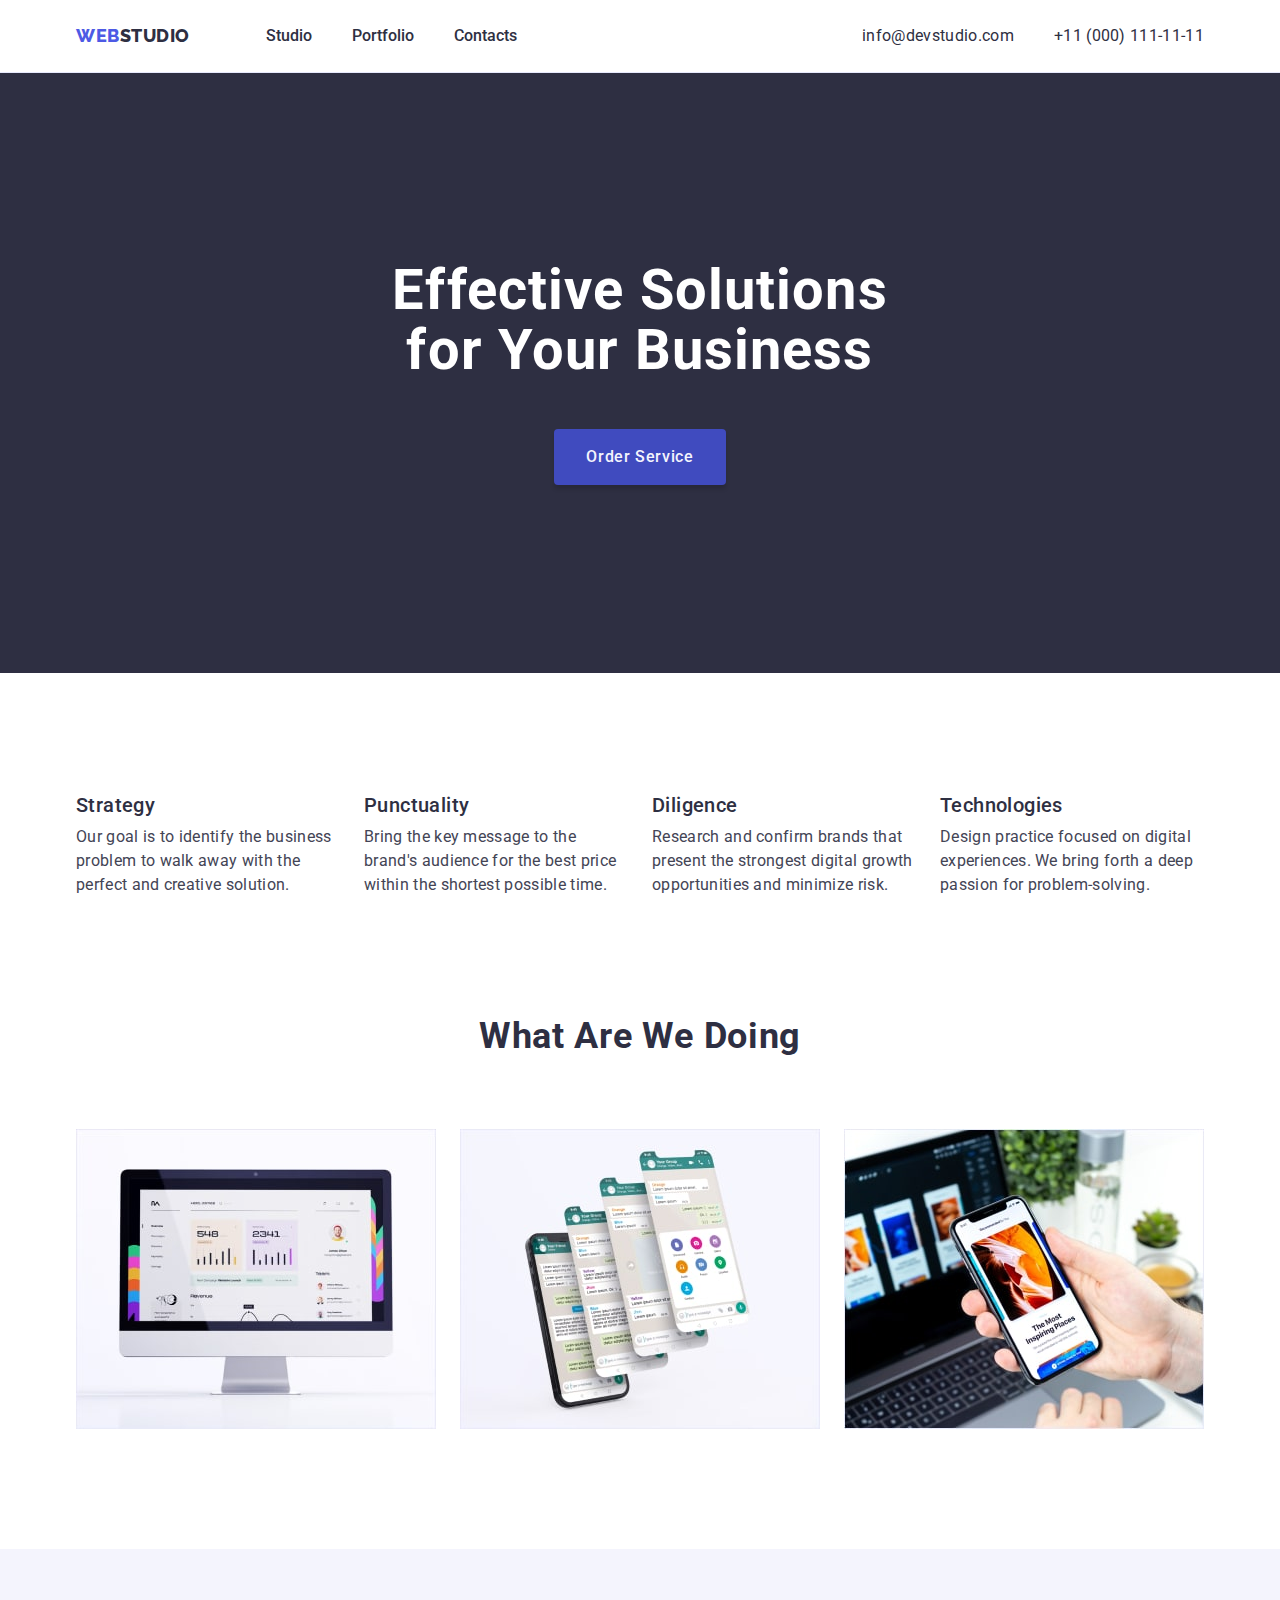
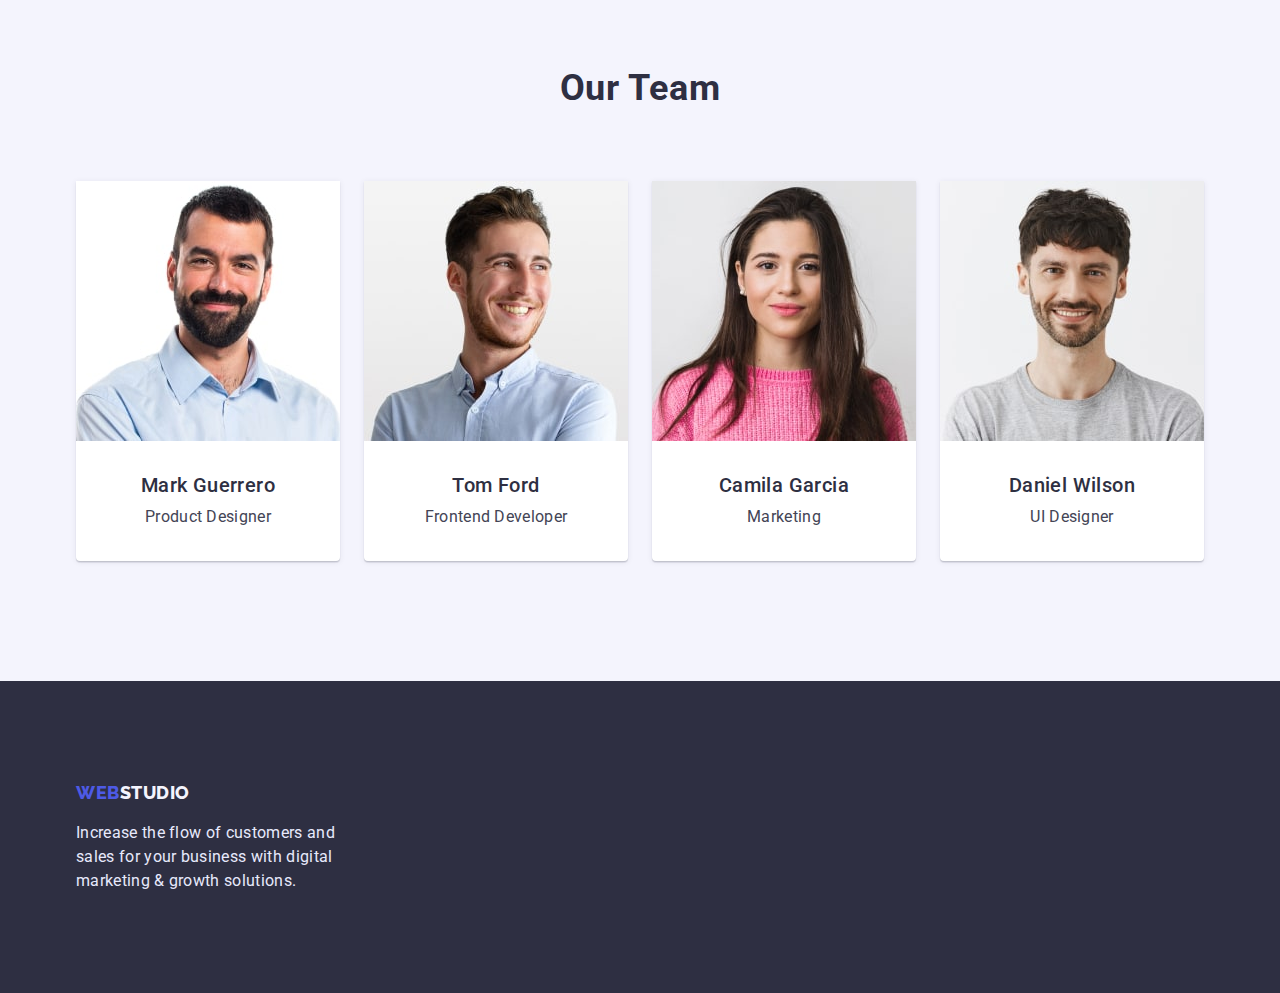
<file: index.html>
<!DOCTYPE html>
<html lang="en">
  <head>
    <meta charset="UTF-8" />
    <meta http-equiv="X-UA-Compatible" content="IE=edge" />
    <meta name="viewport" content="width=device-width, initial-scale=1.0" />
    <title>Студия</title>
    <link rel="preconnect" href="https://fonts.googleapis.com" />
    <link rel="preconnect" href="https://fonts.gstatic.com" crossorigin />
    <link
      href="https://fonts.googleapis.com/css2?family=Raleway:wght@800&family=Roboto:wght@400;500;700;900&display=swap"
      rel="stylesheet"
    />
    <link
      rel="stylesheet"
      href="	https://cdnjs.cloudflare.com/ajax/libs/modern-normalize/0.6.0/modern-normalize.min.css"
    />
    <link rel="stylesheet" href="./CSS/style.css" />
  </head>
  <body>
    <!-- Top line -->
    <header class="header">
      <div class="conteiner header-conteiner">
        <nav class="site-nav">
          <a class="link logo" href="./index.html"
            >Web<span class="logo-st">Studio</span></a
          >
          <ul class="nav-list list">
            <li class="nav-item">
              <a class="nav-link link" href="./index.html" target="_blank"
                >Studio</a
              >
            </li>
            <li class="nav-item">
              <a class="nav-link link" href="./portfolio.html" target="_blank"
                >Portfolio</a
              >
            </li>
            <li class="nav-item">
              <a class="nav-link link" href="">Contacts</a>
            </li>
          </ul>
        </nav>
        <address class="address">
          <ul class="auto-nav list">
            <li>
              <a class="contact-link" href="mailto:info@devstudio.com"
                >info@devstudio.com</a
              >
            </li>
            <li>
              <a class="contact-link" href="tel:+110001111111"
                >+11 (000) 111-11-11</a
              >
            </li>
          </ul>
        </address>
      </div>
    </header>
    <main>
      <!--Hero-->
      <section class="hero">
        <div class="conteiner">
          <h1 class="hero-title">Effective Solutions for Your Business</h1>
          <button class="button-hero" type="button">Order Service</button>
        </div>
      </section>
      <!-- Section-1-->
      <section class="section">
        <div class="conteiner">
          <h2 class="visually-hidden">Benefit</h2>
          <ul class="list-benefit list">
            <li class="item-benefit">
              <h3 class="list-benefit-item">Strategy</h3>
              <p class="list-benefit-text">
                Our goal is to identify the business problem to walk away with
                the perfect and creative solution.
              </p>
            </li>
            <li class="item-benefit">
              <h3 class="list-benefit-item">Punctuality</h3>
              <p class="list-benefit-text">
                Bring the key message to the brand's audience for the best price
                within the shortest possible time.
              </p>
            </li>
            <li class="item-benefit">
              <h3 class="list-benefit-item">Diligence</h3>
              <p class="list-benefit-text">
                Research and confirm brands that present the strongest digital
                growth opportunities and minimize risk.
              </p>
            </li>
            <li class="item-benefit">
              <h3 class="list-benefit-item">Technologies</h3>
              <p class="list-benefit-text">
                Design practice focused on digital experiences. We bring forth a
                deep passion for problem-solving.
              </p>
            </li>
          </ul>
        </div>
      </section>
      <!-- section-2 -->
      <section class="section section-img">
        <div class="conteiner">
          <h2 class="section-title">What are we doing</h2>
          <ul class="list-simple list">
            <li class="item-simpl">
              <img
                src="./images/monitor.jpg"
                alt="monitor"
                width="360"
                height="300"
              />
            </li>
            <li class="item-simpl">
              <img
                src="./images/smartphone.jpg"
                alt="smartphone"
                width="360"
                height="300"
              />
            </li>
            <li class="item-simpl">
              <img
                src="./images/mscolor.jpg"
                alt="mscolor"
                width="360"
                height="300"
              />
            </li>
          </ul>
        </div>
      </section>
      <!-- Section-3 -->
      <section class="section section-team">
        <div class="conteiner">
          <h2 class="section-title">Our Team</h2>
          <ul class="list-team list">
            <li class="item-team">
              <img
                src="./images/imgmarkguerrero.jpg"
                alt="Mark-Guerrero"
                width="264"
                height="260"
              />
              <div class="team-content">
                <h3 class="list-team-name">Mark Guerrero</h3>
                <p class="list-team-prof">Product Designer</p>
              </div>
            </li>
            <li class="item-team">
              <img
                src="./images/imgtomford.jpg"
                alt="Tom-Ford"
                width="264"
                height="260"
              />
              <div class="team-content">
                <h3 class="list-team-name">Tom Ford</h3>
                <p class="list-team-prof">Frontend Developer</p>
              </div>
            </li>
            <li class="item-team">
              <img
                src="./images/imgcamilagarcia.jpg"
                alt="Camila-Garcia"
                width="264"
                height="260"
              />
              <div class="team-content">
                <h3 class="list-team-name">Camila Garcia</h3>
                <p class="list-team-prof">Marketing</p>
              </div>
            </li>
            <li class="item-team">
              <img
                src="./images/imgdanielwilson.jpg"
                alt="Daniel-Wilson"
                width="264"
                height="260"
              />
              <div class="team-content">
                <h3 class="list-team-name">Daniel Wilson</h3>
                <p class="list-team-prof">UI Designer</p>
              </div>
            </li>
          </ul>
        </div>
      </section>
    </main>
    <!-- Footer  -->
    <footer class="appeal">
      <div class="conteiner">
        <a class="link logo-footer" href="./index.html"
          >Web<span class="logo-second">Studio</span></a
        >
        <p class="appeal-text">
          Increase the flow of customers and sales for your business with
          digital marketing & growth solutions.
        </p>
      </div>
    </footer>
  </body>
</html>
</file>
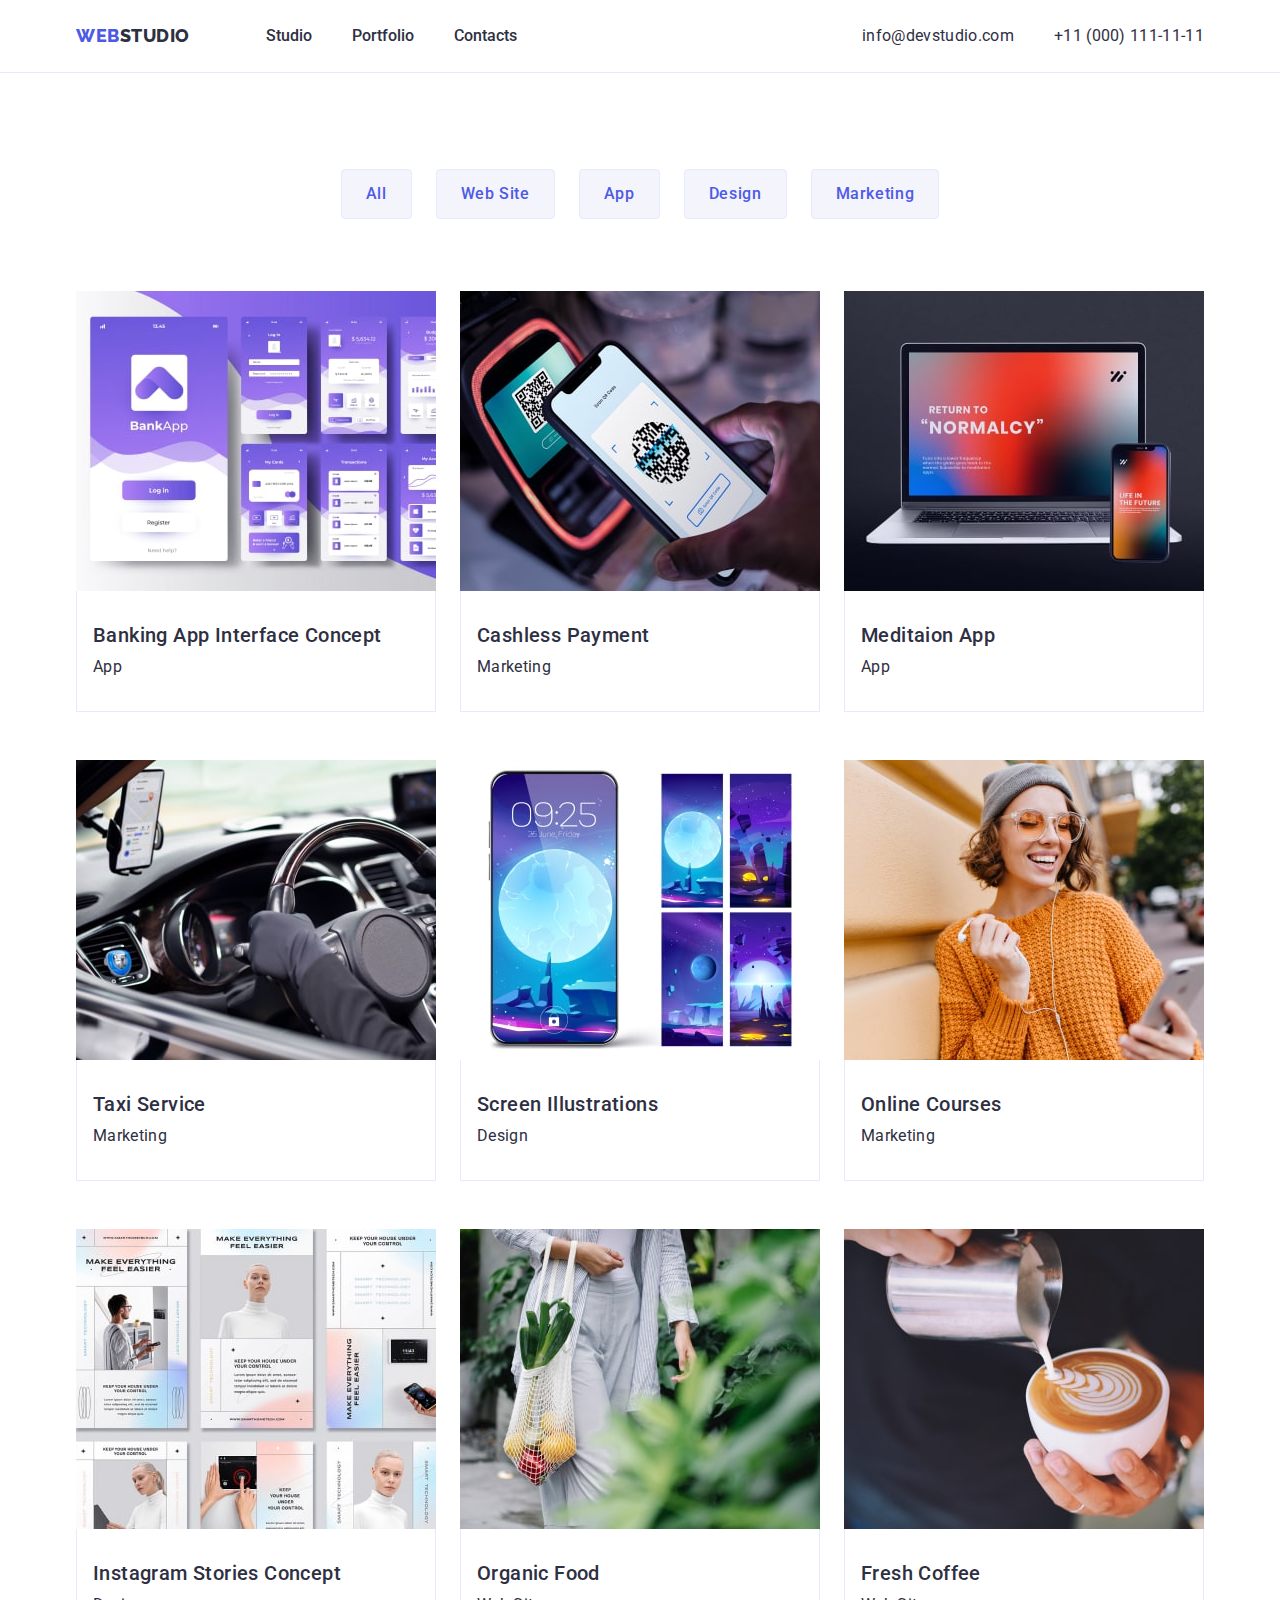
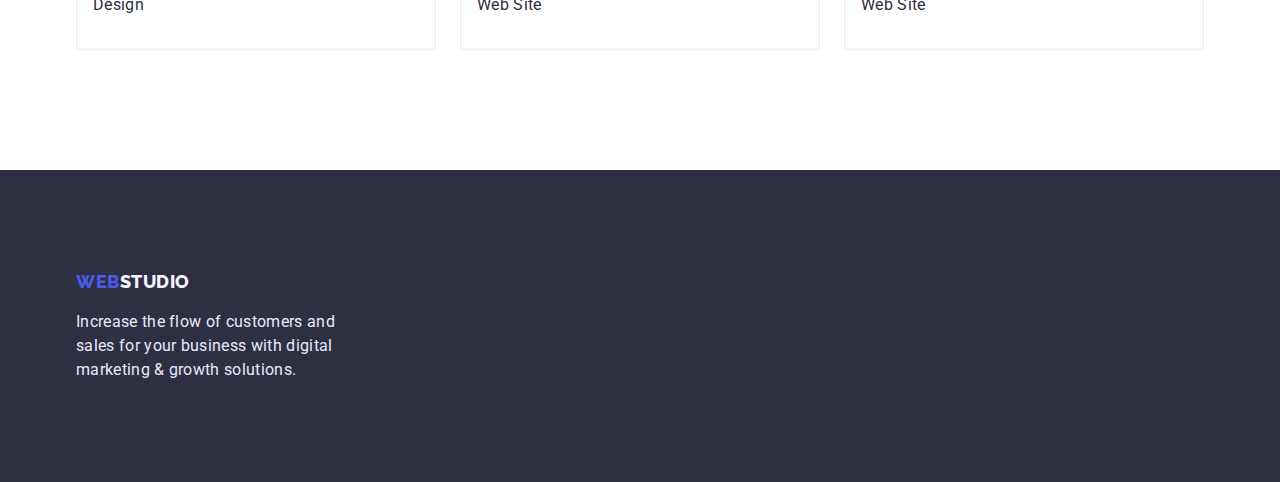
<file: portfolio.html>
<!DOCTYPE html>
<html lang="en">
  <head>
    <meta charset="UTF-8" />
    <meta http-equiv="X-UA-Compatible" content="IE=edge" />
    <meta name="viewport" content="width=device-width, initial-scale=1.0" />
    <title>Портфолио</title>
    <link rel="preconnect" href="https://fonts.googleapis.com" />
    <link rel="preconnect" href="https://fonts.gstatic.com" crossorigin />
    <link
      href="https://fonts.googleapis.com/css2?family=Raleway:wght@600;800&family=Roboto:wght@400;500;700&display=swap"
      rel="stylesheet"
    />
    <link
      rel="stylesheet"
      href="	https://cdnjs.cloudflare.com/ajax/libs/modern-normalize/0.6.0/modern-normalize.min.css"
    />
    <link rel="stylesheet" href="./CSS/style.css" />
  </head>
  <body>
    <!-- Top line -->
    <header class="header">
      <div class="conteiner header-conteiner">
        <nav class="site-nav">
          <a class="link logo" href="./index.html"
            >Web<span class="logo-st">Studio</span></a
          >
          <ul class="nav-list list">
            <li class="nav-item">
              <a class="nav-link link" href="./index.html" target="_blank"
                >Studio</a
              >
            </li>
            <li class="nav-item">
              <a class="nav-link link" href="./portfolio.html" target="_blank">Portfolio</a>
            </li>
            <li class="nav-item">
              <a class="nav-link link" href="">Contacts</a>
            </li>
          </ul>
        </nav>
        <address class="address">
          <ul class="auto-nav list">
            <li>
              <a class="contact-link" href="mailto:info@devstudio.com"
                >info@devstudio.com</a
              >
            </li>
            <li>
              <a class="contact-link" href="tel:+110001111111"
                >+11 (000) 111-11-11</a
              >
            </li>
          </ul>
        </address>
      </div>
    </header>
    <!-- MAIN-->
    <main>
      <section class="section section-portfolio">
        <div class="conteiner">
          <h1 class="visually-hidden">social-links</h1>
          <ul class="list-filter list">
            <li>
              <button class="button" type="button">All</button>
            </li>
            <li>
              <button class="button" type="button">Web Site</button>
            </li>
            <li>
              <button class="button" type="button">App</button>
            </li>
            <li>
              <button class="button" type="button">Design</button>
            </li>
            <li>
              <button class="button" type="button">Marketing</button>
            </li>
          </ul>

          <ul class="list cards-list">
            <li class="cards-item">
              <img
                src="./images/bankapp.jpg"
                alt="bankapp"
                width="360"
                height="300"
              />
              <div class="cards-content">
                <h2 class="example-item">Banking App Interface Concept</h2>
                <p class="example-title">App</p>
              </div>
            </li>
            <li class="cards-item">
              <img
                src="./images/mobphone.jpg"
                alt="mobphone"
                width="360"
                height="300"
              />
              <div class="cards-content">
                <h2 class="example-item">Cashless Payment</h2>
                <p class="example-title">Marketing</p>
              </div>
            </li>
            <li class="cards-item">
              <img
                src="./images/notebook.jpg"
                alt="notebook"
                width="360"
                height="300"
              />
              <div class="cards-content">
                <h2 class="example-item">Meditaion App</h2>
                <p class="example-title">App</p>
              </div>
            </li>
            <li class="cards-item">
              <img
                src="./images/driver.jpg"
                alt="drive"
                width="360"
                height="300"
              />
              <div class="cards-content">
                <h2 class="example-item">Taxi Service</h2>
                <p class="example-title">Marketing</p>
              </div>
            </li>
            <li class="cards-item">
              <img
                src="./images/phonetime.jpg"
                alt="phonetime"
                width="360"
                height="300"
              />
              <div class="cards-content">
                <h2 class="example-item">Screen Illustrations</h2>
                <p class="example-title">Design</p>
              </div>
            </li class="cards-item">
            <li>
              <img
                src="./images/smilegirl.jpg"
                alt="smilegirl"
                width="360"
                height="300"
              />
              <div class="cards-content">
                <h2 class="example-item">Online Courses</h2>
                <p class="example-title">Marketing</p>
              </div>
            </li>
            <li class="cards-item">
              <img
                src="./images/feel-easier.jpg"
                alt="feel-easier"
                width="360"
                height="300"
              />
              <div class="cards-content">
                <h2 class="example-item">Instagram Stories Concept</h2>
                <p class="example-title">Design</p>
              </div>
            </li>
            <li class="cards-item">
              <img
                src="./images/vegetables-in-bag.jpg"
                alt="vegetables-in-bag"
                width="360"
                height="300"
              />
              <div class="cards-content">
                <h2 class="example-item">Organic Food</h2>
                <p class="example-title">Web Site</p>
              </div>
            </li>
            <li class="cards-item">
              <img
                src="./images/late.jpg"
                alt="late"
                width="360"
                height="300"
              />
              <div class="cards-content">
                <h2 class="example-item">Fresh Coffee</h2>
                <p class="example-title">Web Site</p>
              </div>
            </li>
          </ul>
        </div>
      </section>
    </main>
    <!-- Footer  -->
    <footer class="appeal">
      <div class="conteiner">
        <a class="link logo-footer" href="./index.html"
          >Web<span class="logo-second">Studio</span></a
        >
        <p class="appeal-text">
          Increase the flow of customers and sales for your business with
          digital marketing & growth solutions.
        </p>
      </div>
    </footer>
  </body>
</html>
</file>
<file: CSS/style.css>
/* цвет основного текста  #2E2F42 */
/* цвет вторичного текста #434455 */
/* белый #FFFFFF */
/* акцент #4D5AE5 */
/* призыв под логотипом #E7E9FC
/* цвет лого "studio" #F4F4FD */
/* цвет фона хедера #FFFFFF */
/* цвет фона  Hero #2E2F42 */
/* цвет фона Section 1 #E5E5E5 */
/* цвет фона Section 2 #E5E5E5 */
/* цвет фона Section 3 #F4F4FD */
/* цвет фона футера #2E2F42 */
:root {
  --primary-text-color: #2e2f42;
  --title-text-color: #434455;
  --accent: #4d5ae5;
  --primary-white-color: #ffffff;
  --primery-btn-color: #f4f4fd;
}

p,
h1,
h2,
h3,
h4,
h5,
h6 {
  margin: 0;
}
ul {
  margin: 0;
  padding-left: 0;
}
body {
  font-family: "Roboto", sans-serif;
  background: var(--primary-white-color);
  color: var(--primary-text-color);
}
address {
  font-style: normal;
}
img {
  display: block;
  max-width: 100%;
  height: auto;
}
.list {
  list-style: none;
}
.link {
  text-decoration: none;
  display: block;
}
/* -----------------common -------------- */
.conteiner {
  width: 1158px;
  /* padding-left: 15px;
  padding-right: 15px; */
  padding: 0 15px;
  margin: 0 auto;
  /* display: flex;
  justify-content: center;
  text-align: center; */
}
.section {
  padding: 120px 0;
}
.section-title {
  font-weight: 700;
  font-size: 36px;
  line-height: 1.11;
  color: var(--primary-text-color);
  text-align: center;
  letter-spacing: 0.02em;
  text-transform: capitalize;
  margin-bottom: 72px;
}
/* ---------------Header--------------- */
.header {
  border-bottom: 1px solid #e7e9fc;
}
.header-conteiner {
  display: flex;
  align-items: center;
}
.site-nav {
  display: flex;
  align-items: center;
}
.address {
  margin-left: auto;
}

/* -----------------Site Nav----------- */
.nav-list {
  display: flex;
  align-items: center;
  margin-left: 76px;
  gap: 40px;
}
.nav-link {
  display: block;
  font-weight: 500;
  font-size: 16px;
  line-height: 1.5;
  color: var(--primary-text-color);
  padding-top: 24px;
  padding-bottom: 24px;
}
.nav-link:hover,
.nav-link:focus {
  color: var(--accent);
}
.nav-item {
}
.item {
}

.item:last-child {
  margin-right: 0;
}

.auto-nav {
  display: flex;
  gap: 40px;
}
/* -----------------header---------------- */
.logo {
  font-family: "Raleway", sans-serif;
  font-weight: 800;
  font-size: 18px;
  line-height: 1.33;
  color: var(--accent);
  letter-spacing: 0.03em;
  text-transform: uppercase;
  padding: 24px 0;
}

.logo-st {
  color: var(--primary-text-color);
}

.contact-link {
  display: block;
  font-size: 16px;
  line-height: 1.5;
  text-decoration: none;
  color: var(--primary-text-color);
  letter-spacing: 0.02em;
  padding: 24px 0;
}
.contact-link:hover,
.contact-link:focus {
  color: var(--accent);
}

/* ------------HERO---------------------- */
.hero {
  background: #2e2f42;
  padding-top: 188px;
  padding-bottom: 188px;
  text-align: center;
}
.hero-title {
  font-size: 56px;
  line-height: 1.07;
  color: var(--primary-white-color);
  text-align: center;
  letter-spacing: 0.02em;
  width: 496px;
  margin: 0 auto;
  margin-bottom: 48px;
}
/*------------Button Hero ---------------*/
.button-hero {
  font-family: inherit;
  font-weight: 500;
  font-size: 16px;
  line-height: 1.5;
  letter-spacing: 0.04em;
  color: var(--primery-btn-color);
  background: #404bbf;
  box-shadow: 0px 4px 4px rgba(0, 0, 0, 0.15);
  border-radius: 4px;
  cursor: pointer;
  padding: 16px 32px;
  border: none;
}
.button-hero:hover,
.button-hero:focus {
  color: #404bbf;
  background: var(--primary-white-color);
}

/* -------------Section---------------- */

.list-benefit {
  display: flex;
  color: var(--primary-text-color);
  gap: 24px;
}
.item-benefit {
  width: 264px;
}

.list-benefit-item {
  font-weight: 500;
  font-size: 20px;
  line-height: 1.2;
  color: var(--primary-text-color);
  letter-spacing: 0.02em;
  margin-bottom: 8px;
}
.list-benefit-text {
  font-size: 16px;
  line-height: 1.5;
  color: var(--title-text-color);
  letter-spacing: 0.02em;
}
/* ----------------------section-img -----------*/
.section-img {
  padding-top: 0;
}
.list-simple {
  display: flex;
  gap: 24px;
}
.item-simpl {
  width: 360px;
}
/* /* ----------------------section-team -----------*/

.section-team {
  background: var(--primery-btn-color);
}
.list-team {
  display: flex;
  gap: 24px;
}
.item-team {
  width: 264px;
  background: var(--primary-white-color);
  box-shadow: 0px 1px 6px rgba(46, 47, 66, 0.08),
    0px 1px 1px rgba(46, 47, 66, 0.16), 0px 2px 1px rgba(46, 47, 66, 0.08);
  border-radius: 0px 0px 4px 4px;
}
.team-content {
  padding: 32px 16px;
  text-align: center;
}
.list-team-name {
  font-weight: 500;
  font-size: 20px;
  line-height: 1.2;
  color: var(--primary-text-color);
  letter-spacing: 0.02em;
  margin-bottom: 8px;
}
.list-team-prof {
  font-size: 16px;
  line-height: 1.5;
  color: var(--title-text-color);
  letter-spacing: 0.02em;
}

/*----------------- Footer------------ */
.appeal {
  background: var(--primary-text-color);
  padding-top: 100px;
  padding-bottom: 100px;
}

.logo-footer {
  font-family: "Raleway", sans-serif;
  font-weight: 800;
  font-size: 18px;
  line-height: 1.33;
  color: var(--accent);
  letter-spacing: 0.03em;
  text-transform: uppercase;
  margin-bottom: 16px;
}
.logo-second {
  color: var(--primery-btn-color);
}
.appeal-text {
  font-size: 16px;
  line-height: 1.5;
  color: #e7e9fc;
  letter-spacing: 0.02em;
  width: 264px;
  }

/* -------------Button---------------- */
.button {
  font-family: "Roboto", sans-serif;
  font-weight: 500;
  font-size: 16px;
  line-height: 1.5;
  align-items: center;
  text-align: center;
  letter-spacing: 0.04em;
  color: var(--accent);
  background: var(--primery-btn-color);
  border: 1px solid #e7e9fc;
  border-radius: 4px;
  cursor: pointer;
  padding: 12px 24px;
}
.button:hover,
.button:focus {
  color: var(--primary-white-color);
  background: var(--accent);
}
/* ----------------portfolio file------------------*/
.section-portfolio {
  padding-top: 96px;
}
.list-filter {
  display: flex;
  gap: 24px;
  margin-bottom: 72px;
  justify-content: center;
}
.cards-list {
  display: flex;
  flex-wrap: wrap;
  row-gap: 48px;
  column-gap: 24px;
}
.cards-item {
  width: 360px;
  /* width: calc((100%-2*24px)/3); */

}
.cards-content {
  padding: 32px 16px;
  border: 1px solid #e7e9fc;
  border-top: none;
}

.example-item {
  font-weight: 500;
  font-size: 20px;
  line-height: 1.2;
  letter-spacing: 0.02em;
  color: var(--primary-text-color);
  margin-bottom: 8px;
}
.example-title {
  font-size: 16px;
  line-height: 1.5;
  letter-spacing: 0.02em;appeal-text
  color: var(--title-text-color);
}

/* --------------скрытый заголовок---------------- */
.visually-hidden {
  position: absolute;
  white-space: nowrap;
  width: 1px;
  height: 1px;
  overflow: hidden;
  border: 0;
  padding: 0;
  clip: rect(0 0 0 0);
  clip-path: inset(50%);
  margin: -1px;
}
</file>
